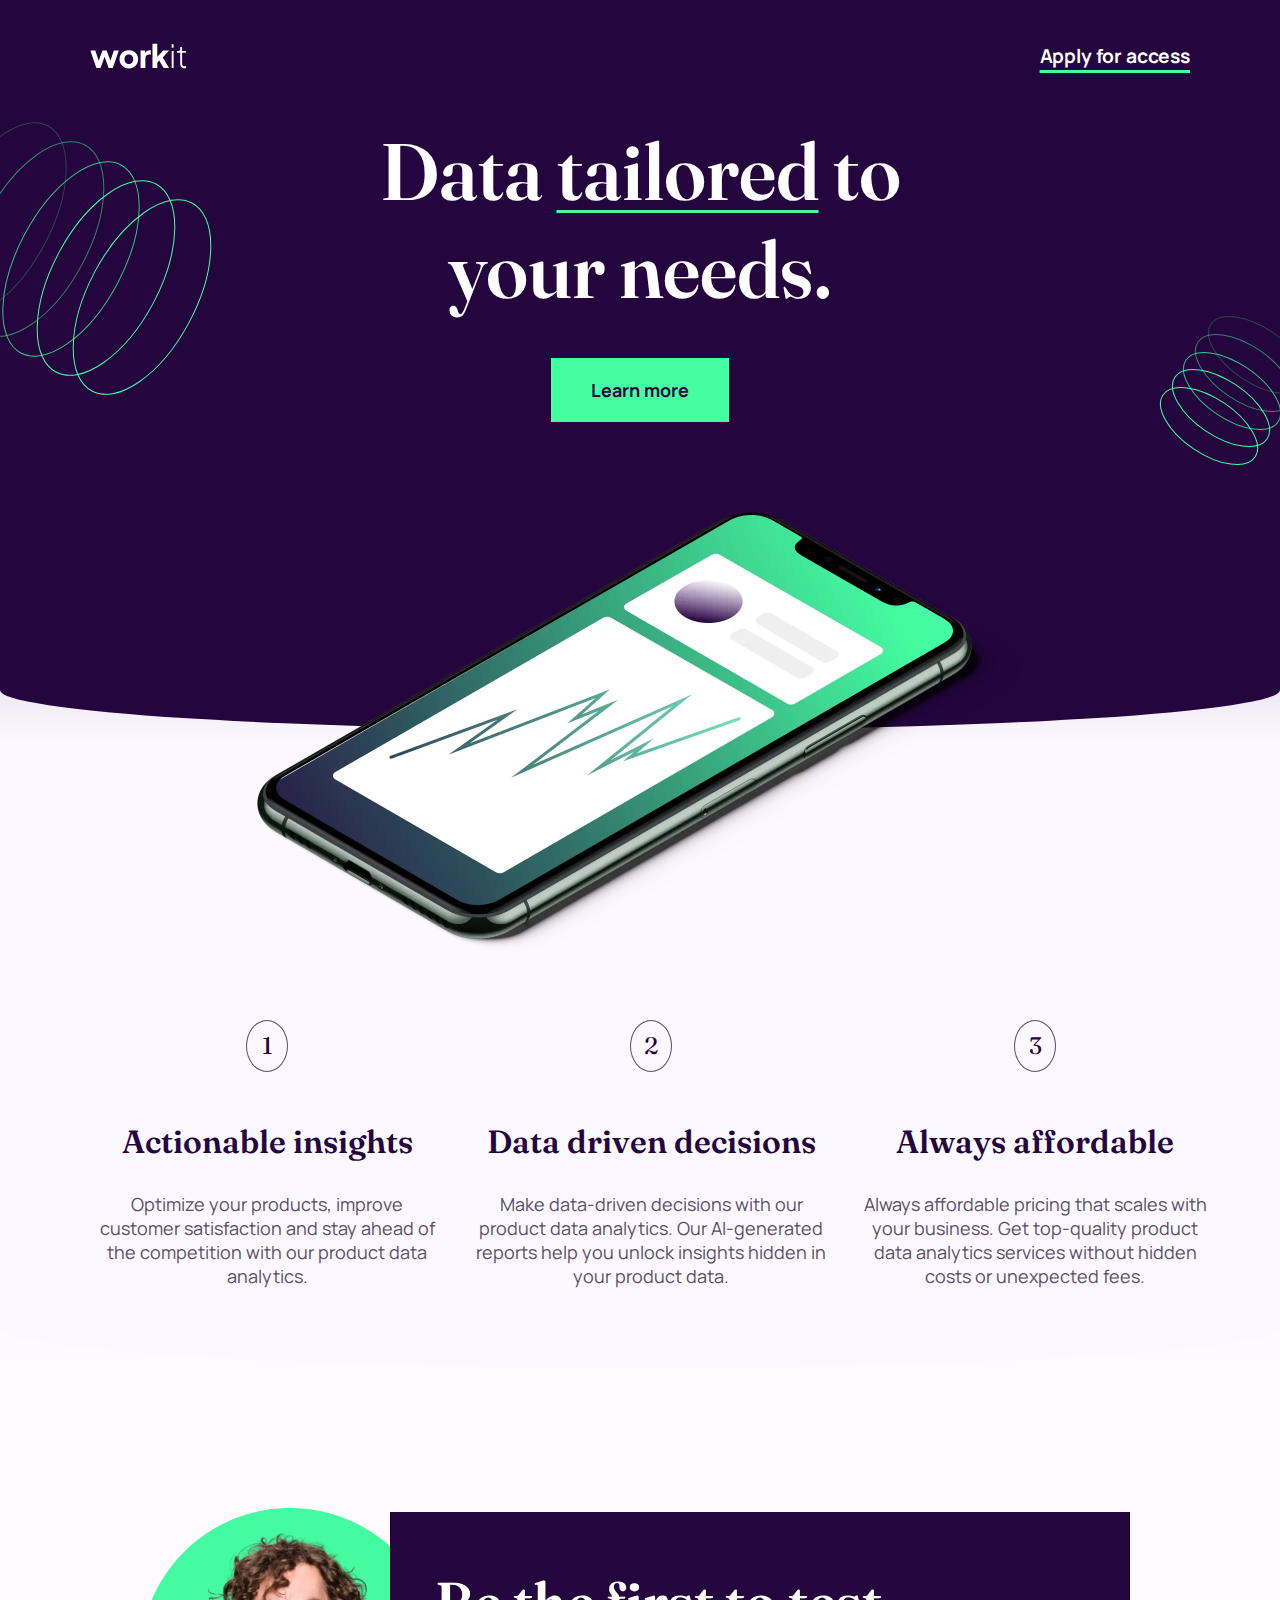
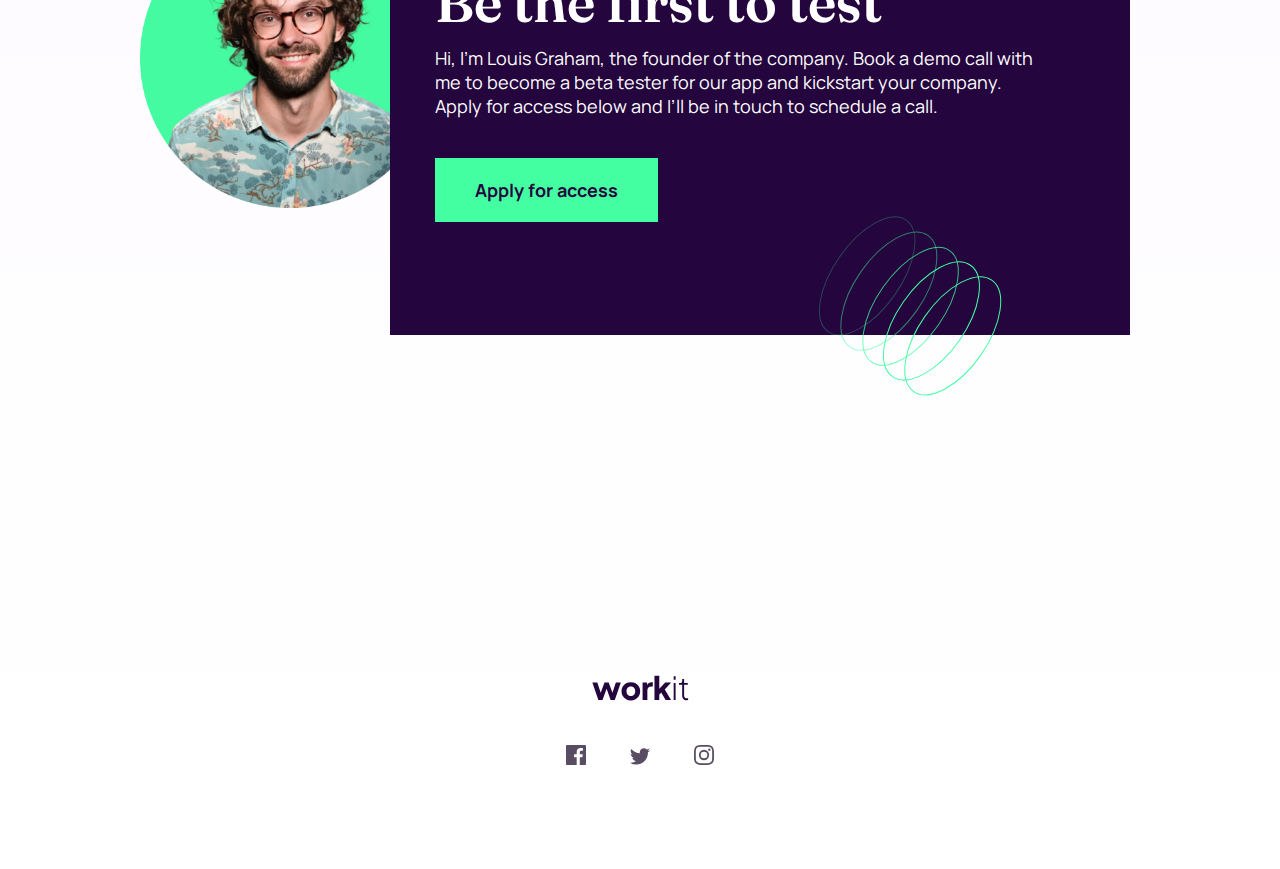
<file: index.html>
<!DOCTYPE html>
<html lang="en">
<head>
  <meta charset="UTF-8">
  <meta http-equiv="X-UA-Compatible" content="IE=edge">
  <meta name="viewport" content="width=device-width, height=device-height, initial-scale=1.0, minimum-scale=1.0">
  <title>Work-it | Landing Page</title>
  <link rel="stylesheet" href="styles.css">
</head>
<body>
  <header id="header"> 
    <img src="starter-code/assets/images/bg-pattern-1.svg" class="bg-pattern-1" alt="bg-pattern-1">
    <img src="starter-code/assets/images/bg-pattern-2.svg" class="bg-pattern-2" alt="bg-pattern-2">
    <div class="container">
      <nav>
        <object data="starter-code/assets/images/logo-light.svg"></object>
        <a class="btn-secondary" href="#">Apply for access</a>
      </nav>
      <div class="showcase">
          
        <h1>Data <span>tailored</span> to your needs.</h1>
        <a class="btn-primary"href="#">Learn more</a>
        <object class="image-hero" data="starter-code/assets/images/image-hero.webp"></object>
      </div>
    </div>
 
  </header>


  <section id="feature">
    <div class="container grid">
      <div class="feature-content">
        <p class="feature-num">1</p>
        <h3>Actionable insights</h3>
        <p class="feature-paragraph">Optimize your products, improve customer satisfaction and stay ahead of the competition with our product data analytics.</p>
      </div>

      <div class="feature-content">
        <p class="feature-num">2</p>
        <h3>Data driven decisions</h3>
        <p class="feature-paragraph">Make data-driven decisions with our product data analytics. Our AI-generated reports help you unlock insights hidden in your product data.</p>
      </div>

      <div class="feature-content">
        <p class="feature-num">3</p>
        <h3>Always affordable</h3>
        <p class="feature-paragraph">Always affordable pricing that scales with your business. Get top-quality product data analytics services without hidden costs or unexpected fees.</p>
      </div>
    </div>
  </section>


  <section id="about">
    <div class="container flex">
        <object class="image-founder" data="starter-code/assets/images/image-founder.webp" width="300" height="300"></object>
        <div class="about-text">
          <h3> Be the first to test </h3>
          <p> Hi, I'm Louis Graham, the founder of the company. Book a demo call with me to become a 
          beta tester for our app and kickstart your company. Apply for access below and I’ll be 
          in touch to schedule a call. </p>
          <a class="btn-primary" href="#"> Apply for access </a>
        </div>
        <object class="bg-pattern-3" data="starter-code/assets/images/bg-pattern-3.svg"></object>
    </div>
 
  </section>
  
  <footer>
    <object class="logo-dark" data="starter-code/assets/images/logo-dark.svg"></object>
    <div class="icons">
      <object class="icon" data="starter-code/assets/images/icon-facebook.svg"></object>
      <object class="icon" data="starter-code/assets/images/icon-twitter.svg" ></object>  
      <object class="icon" data="starter-code/assets/images/icon-instagram.svg" ></object>
    </div>
  
  </footer>
</body>
</html>
</file>
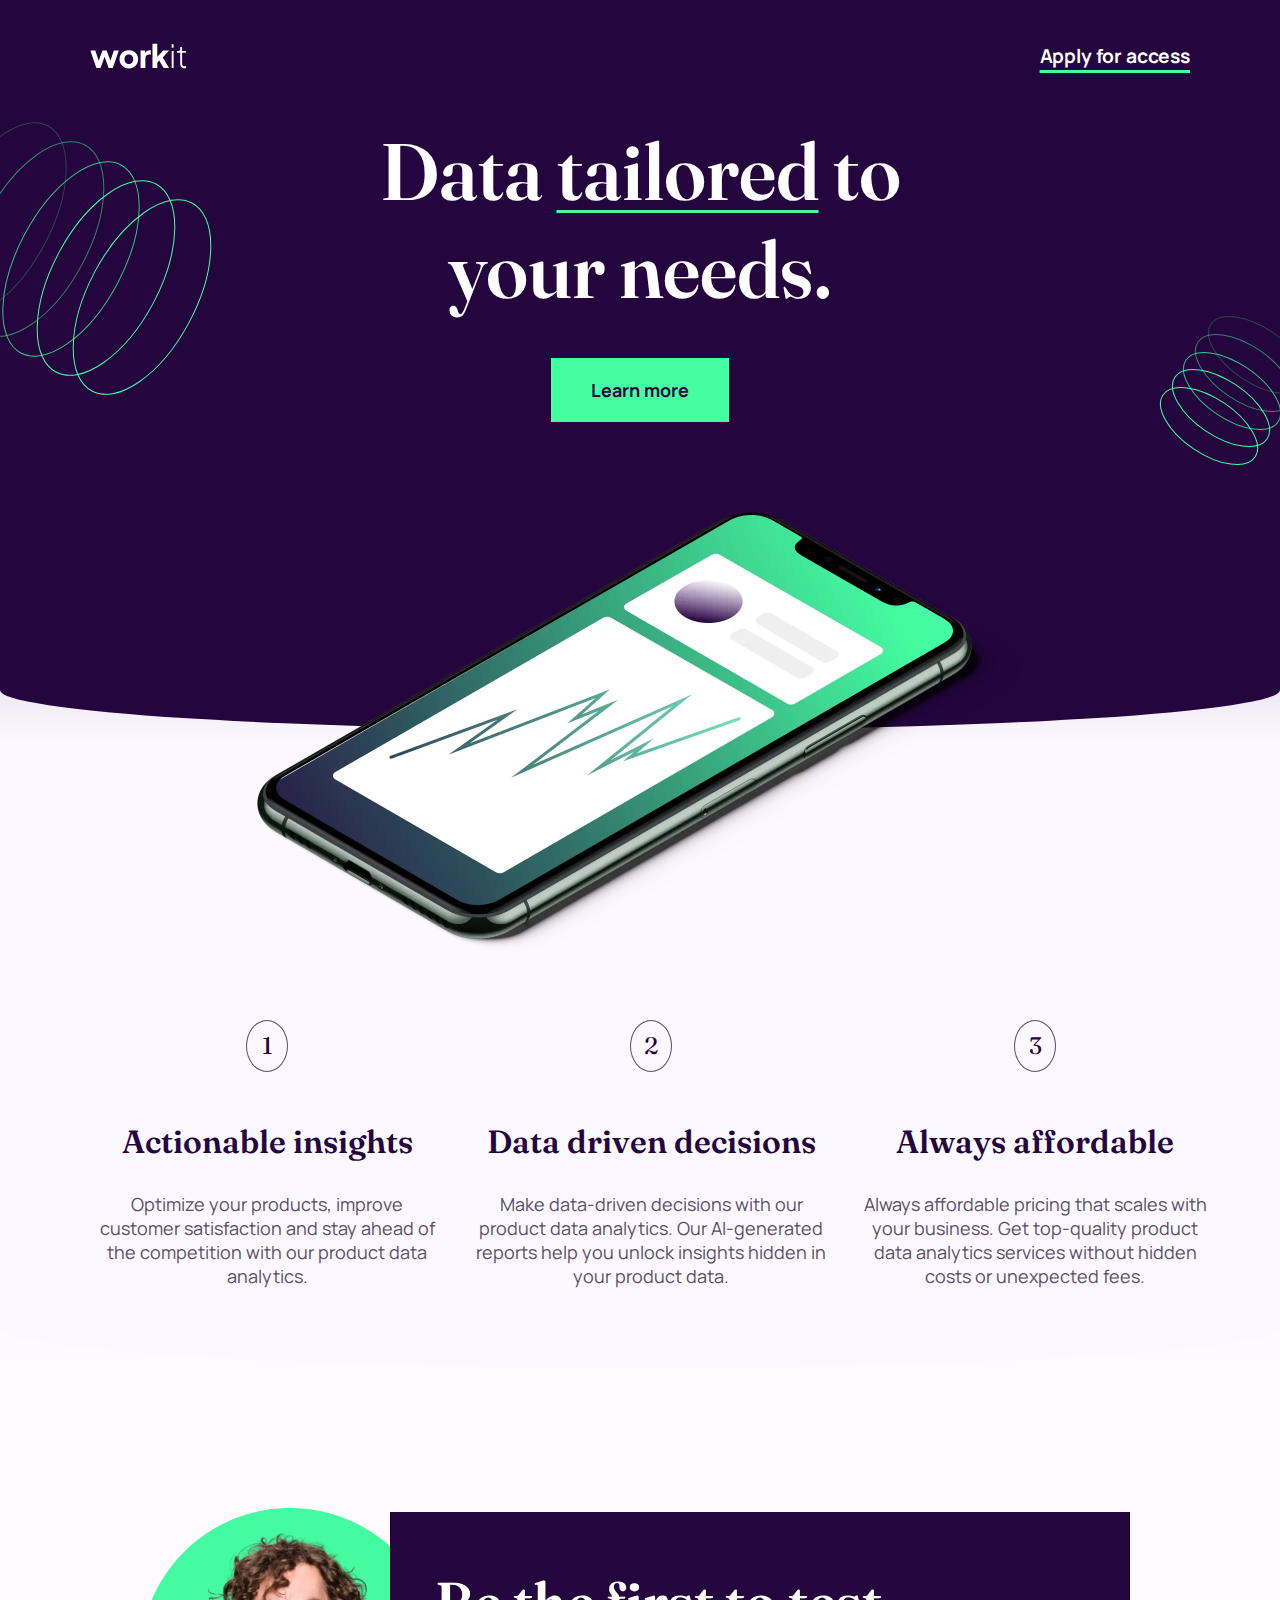
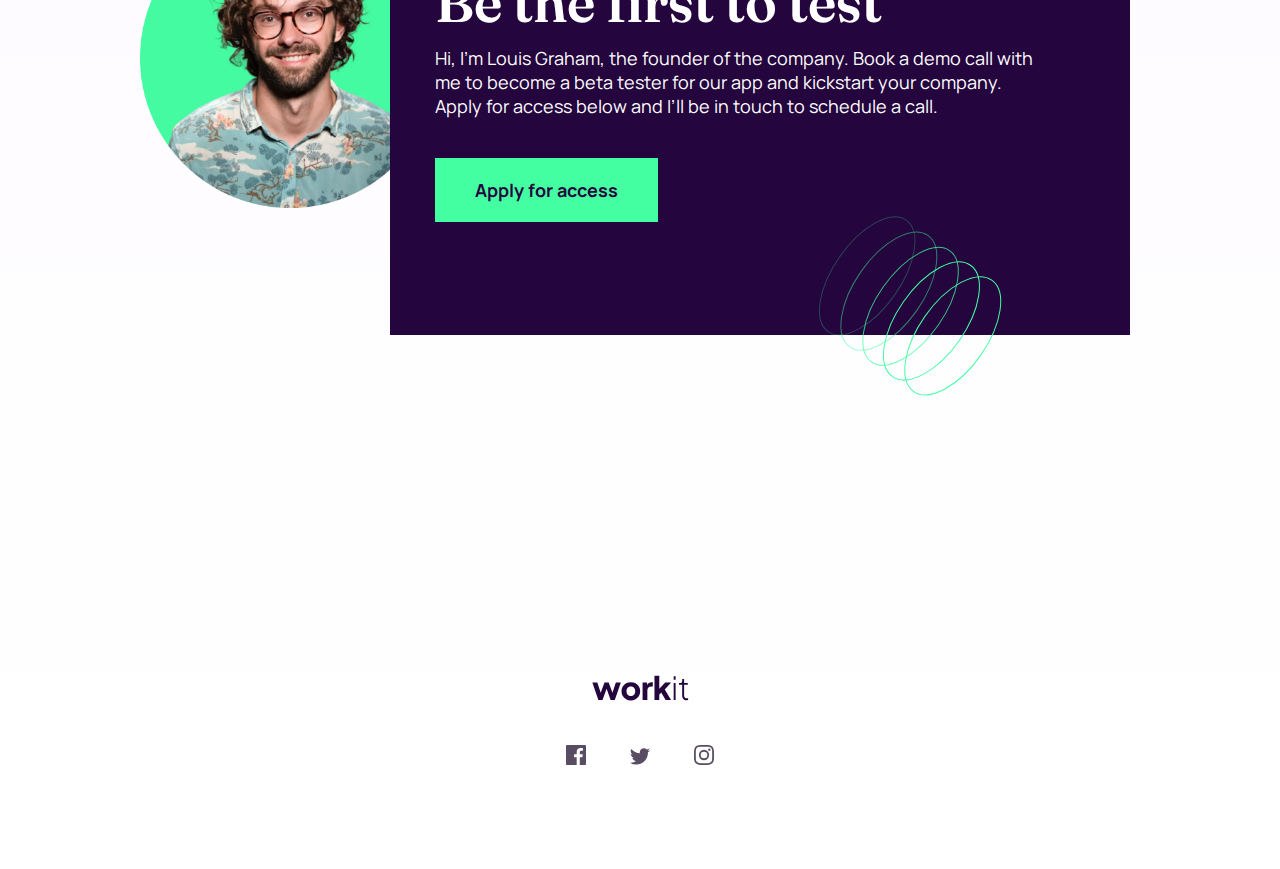
<file: starter-code/index.html>
<!DOCTYPE html>
<html lang="en">
<head>
  <meta charset="UTF-8">
  <meta http-equiv="X-UA-Compatible" content="IE=edge">
  <meta name="viewport" content="width=device-width, height=device-height, initial-scale=1.0, minimum-scale=1.0">
  <title>Work-it | Landing Page</title>
  <link rel="stylesheet" href="styles.css">
</head>
<body>
  <header id="header"> 
    <img src="assets/images/bg-pattern-1.svg" class="bg-pattern-1" alt="bg-pattern-1">
    <img src="assets/images/bg-pattern-2.svg" class="bg-pattern-2" alt="bg-pattern-2">
    <div class="container">
      <nav>
        <object data="assets/images/logo-light.svg"></object>
        <a class="btn-secondary" href="#">Apply for access</a>
      </nav>
      <div class="showcase">
          
        <h1>Data <span>tailored</span> to your needs.</h1>
        <a class="btn-primary"href="#">Learn more</a>
        <object class="image-hero" data="assets/images/image-hero.webp"></object>
      </div>
    </div>
 
  </header>


  <section id="feature">
    <div class="container grid">
      <div class="feature-content">
        <p class="feature-num">1</p>
        <h3>Actionable insights</h3>
        <p class="feature-paragraph">Optimize your products, improve customer satisfaction and stay ahead of the competition with our product data analytics.</p>
      </div>

      <div class="feature-content">
        <p class="feature-num">2</p>
        <h3>Data driven decisions</h3>
        <p class="feature-paragraph">Make data-driven decisions with our product data analytics. Our AI-generated reports help you unlock insights hidden in your product data.</p>
      </div>

      <div class="feature-content">
        <p class="feature-num">3</p>
        <h3>Always affordable</h3>
        <p class="feature-paragraph">Always affordable pricing that scales with your business. Get top-quality product data analytics services without hidden costs or unexpected fees.</p>
      </div>
    </div>
  </section>


  <section id="about">
    <div class="container flex">
        <object class="image-founder" data="assets/images/image-founder.webp" width="300" height="300"></object>
        <div class="about-text">
          <h3> Be the first to test </h3>
          <p> Hi, I'm Louis Graham, the founder of the company. Book a demo call with me to become a 
          beta tester for our app and kickstart your company. Apply for access below and I’ll be 
          in touch to schedule a call. </p>
          <a class="btn-primary" href="#"> Apply for access </a>
        </div>
        <object class="bg-pattern-3" data="assets/images/bg-pattern-3.svg"></object>
    </div>
 
  </section>
  
  <footer>
    <object class="logo-dark" data="assets/images/logo-dark.svg"></object>
    <div class="icons">
      <object class="icon" data="assets/images/icon-facebook.svg"></object>
      <object class="icon" data="assets/images/icon-twitter.svg" ></object>  
      <object class="icon" data="assets/images/icon-instagram.svg" ></object>
    </div>
  
  </footer>
</body>
</html>
</file>
<file: styles.css>
@import url('https://fonts.googleapis.com/css2?family=Fraunces:wght@600&family=Manrope&display=swap');

:root {
    --primary-color: #24053e;
    --primary-text-color: #fff; 
    --ghost-white:#fcf8ff; 
    --secondary-btn-color: #44ffa1;
    --font-heading: "Fraunces", serif;
    --font-paragraph: 'Manrope', sans-serif; 
    --paragraph-color:#584d62;

}


/* Main Styling */
* {
    margin: 0;
    padding: 0;
}

p {
    font-family: var(--font-paragraph);
    font-size: 1.125rem

}

h1,h2,h3 {
    font-family: var(--font-heading);
    font-weight: 600;
}


#header {
    background-color: var(--primary-color);
    border-radius: 100% /0 0 80px 80px;
    height: 730px;
}


.container {
    width: 90%;
    max-width: 1100px;
    margin: 0 auto;
    padding: 40px;
    
}

.center {
    display: flex;
    justify-content: center;
    align-items: center;
    text-align: center;
}


body {
    background: linear-gradient(180deg, rgba(36,5,62,1) 0%, rgba(252,248,255,1) 30%, rgba(255,255,255,1) 100%);
    color: #fff;
    overflow-x: hidden;
}


/* NAVIGATION */
nav {
    display: flex;
    justify-content: space-between;
    align-items: center;
}



.btn-secondary{
    text-decoration: underline;
    color: var(--primary-text-color); 
    text-underline-offset: 7px;
    text-decoration-color: var(--secondary-btn-color);
    font-family: Manrope;
    text-decoration-thickness: 3px;
    font-size: 1.2rem;
    font-weight: 700;
    line-height: 32px;
    letter-spacing: -0.1599999964237213px;
    text-align: left;

}

.btn-secondary:hover {
    color: var(--secondary-btn-color);
}

/* Showcase */
.showcase {
    text-align: center;
    padding: 50px;
    max-width: 100%;
    display: flex;
    flex-direction: column;
    justify-content: center;
    align-items: center;
}

/* Header  */
.showcase h1 {
    max-width: 40rem;
    font-size: 5rem;
    font-weight: 600;
    text-align: center;
}

/* Span */
span {
    text-decoration: underline;
    text-decoration-color: var(--secondary-btn-color); 
    text-decoration-thickness: 3px;
    text-underline-offset: 10px;
}

.btn-primary {
    background-color: var(--secondary-btn-color);
    text-decoration: none;
    color: var(--primary-color);
    padding: 20px;
    padding-left: 40px;
    padding-right: 40px;
    margin-top: 40px;
    font-family: var(--font-paragraph);
    font-weight: bold;
    font-size: 1.125rem;
}

.btn-primary:hover {
    background-color: var(--primary-color);
    color: var(--secondary-btn-color);
    border: 1px solid var(--secondary-btn-color);
}


/* Phone Image */
.image-hero {
    max-width: 767px; 
    max-height: 441px;
    margin-top: 90px;
}

/* Background Patterns */
.bg-pattern-1 {
    position: absolute;
    top: 100px;
    left: -100px;
}

.bg-pattern-2 {
    position: absolute;
    top: 300px;
    right: -40px;
}

.bg-pattern-3 {
    position: absolute;
    left: 800px;
    top: 1800px;
}


/* Feature Grid */

#feature {
    border-radius: 100% /0 0 80px 80px;
    margin-top: 50px;
    text-align: center;
    width: 100%;
    background-color: var(--ghost-white);

}
.feature-num {
    font-family: var(--font-heading);
    border: 1px solid var(--paragraph-color);
    border-radius: 50%;
    width: 20px;
    height: 20px;
    padding: 10px;
    margin: auto;
    margin-bottom: 20px;
    text-align: center;
    color: var(--primary-color);
}

.feature-content h3 {
    margin-bottom: 10px;
    color: var(--primary-color);
}

.feature-content {   
    padding-bottom: 40px;
   
}

.feature-paragraph {
    color: var(--paragraph-color);
}


/* About Section */

.image-founder {
    margin-top: 100px;
    margin-left: 50px;
}
.about-text {
    background-color: #24053e;
    text-align: left; 
    position: relative;
    bottom: 300px;
    margin-left: 300px;
    width: 730px;
    padding: 5px;
    height: 413px;
    
}

.about-text h3 {
    font-size: 56px;
    padding-top: 50px;
}
.about-text p {
    margin: 10px 0;
    width: 602px;
}

.about-text h3, .about-text p, .about-text a {
    margin-left: 40px;
}

.about-text a {
    position: relative;
    top: 50px;
}

/* Footer */
.spacing {
    margin-top: 100px;
}

footer {
    background-color: #fff;
    margin: 0 auto;
    text-align: center;
    padding-bottom: 100px;
}

.icons {
    margin-top: 40px;
  
}

.icon {
    padding: 0 20px 0 20px;
}





/* Desktop */
@media (min-width: 1177px) and (max-width: 2000px) {
    body {
        background: linear-gradient(180deg, rgba(36,5,62,1) 0%, rgba(252,248,255,1) 30%, rgba(255,255,255,1) 100%);
    }
    .grid {
        display: grid;
        grid-template-columns: 1fr 1fr 1fr;
        gap: 30px;
    }

    #feature {
        width: 100%;
    }

    .feature-content {
        padding-top: 200px;
      
    }

    .feature-num {
        margin-bottom: 50px;
        font-size: 24px;
        padding-bottom: 20px;
    }

    .feature-paragraph {
        font-size: 18px;
    }

    .feature-content  h3 {
        width: 354px;
        height: 40px;
        font-weight: 600;
        font-size: 32px;
        margin-bottom: 30px;
    }

}



/* Tablets */

@media (min-width: 650px) and (max-width: 1175px) {
    .bg-pattern-1 {
        left: -210px;
    }
    .bg-pattern-2 {
        right: -60px;
    }

    .image-hero {
        width: 514px;
        height: 296px;
    }

    #feature {
        text-align: left;
    }
    .feature-num {
        margin: 0;
        position: absolute;
        margin-top: 20px;
        left: 70px;
    }

    .feature-content h3 {
        font-size: 30px;
        font-weight: 600;
    }

    .feature-content {
        margin-left: 100px;
    }

    .feature-paragraph {
        width: 491px;
        height: 56px;
    }

    .about-text {
        width: 514px; 
        height: 375px;
        bottom: 130px;
        right: 130px
    }

    .image-founder {
        position: relative;
        right: 70px;
    }

    .about-text h3{
        font-size: 48px;
    }
    .about-text p{
        width: 402px;
        height: 112px;
        font-size: 16px;
        line-height: 28px;
    }

    .about-text a {
        position: relative;
        top: 30px;
    }

    .bg-pattern-3 {
        margin-top: 60px;
        left: 500px;
    }
    

}


/* Mobile  */
@media (min-width: 350px) and (max-width: 650px)  {

     body {
        background: linear-gradient(180deg, rgba(36,5,62,1) 0%, rgba(252,248,255,1) 10%, rgba(255,255,255,1) 100%);
    }
    #header {
        height: 600px;
    }

    .image-hero {
        width: 320px;
        height: 184px;
    }
    .bg-pattern-1, .bg-pattern-2, .bg-pattern-3 {
        display: none;
    }

    .container {
        width: 80%;
    }

    .showcase h1 {
        font-size: 50px;
        width: 343px;
        margin-top: 30px;
    }

    .btn-primary {
        margin-top: 60px;
    }

   
 
    /* Feature */
    .feature-content {
        padding-bottom: 40px;
    }
    
    .feature-paragraph {
        color: var(--paragraph-color);
    }
    /* About */
    .about-text {
        width: 343px;
        height: 375px;
        position: relative;
        right: 320px;
        bottom: 50px;
        text-align: center;
    }

    .image-founder {
        position: relative;
        right: 40px;
    }

    .about-text h3 {
        width: 280px;
        font-size: 32px;
    }

    .about-text p {
        width: 281px;
        font-family: "Manrope";
        height: 168px;
        line-height: 28px;
        font-size: 16px;
    }

    .about-text a {
        margin-right: 20px;
        width: 172px;
        position: relative;
        bottom: 50px;
        margin-bottom: 10px;
    }



}

/* Mobile Large */
@media (min-width: 520px) and (max-width: 650px)  {

    .image-founder {
        display: flex;
        justify-content: center;
        align-items: center;
        text-align: center;    
        left: 50px;
    }
    #about {
        display: flex;
        justify-content: center;
        align-items: center;
        text-align: center;
        min-height: 100vh;
      
    }
    .about-text {
        width: 343px;
        height: 375px;
        position: relative;
        right: 240px;
        bottom: 50px;
        text-align: center;
    }
}
</file>
<file: starter-code/styles.css>
@import url('https://fonts.googleapis.com/css2?family=Fraunces:wght@600&family=Manrope&display=swap');

:root {
    --primary-color: #24053e;
    --primary-text-color: #fff; 
    --ghost-white:#fcf8ff; 
    --secondary-btn-color: #44ffa1;
    --font-heading: "Fraunces", serif;
    --font-paragraph: 'Manrope', sans-serif; 
    --paragraph-color:#584d62;

}


/* Main Styling */
* {
    margin: 0;
    padding: 0;
}

p {
    font-family: var(--font-paragraph);
    font-size: 1.125rem

}

h1,h2,h3 {
    font-family: var(--font-heading);
    font-weight: 600;
}


#header {
    background-color: var(--primary-color);
    border-radius: 100% /0 0 80px 80px;
    height: 730px;
}


.container {
    width: 90%;
    max-width: 1100px;
    margin: 0 auto;
    padding: 40px;
    
}

.center {
    display: flex;
    justify-content: center;
    align-items: center;
    text-align: center;
}


body {
    background: linear-gradient(180deg, rgba(36,5,62,1) 0%, rgba(252,248,255,1) 30%, rgba(255,255,255,1) 100%);
    color: #fff;
    overflow-x: hidden;
}


/* NAVIGATION */
nav {
    display: flex;
    justify-content: space-between;
    align-items: center;
}



.btn-secondary{
    text-decoration: underline;
    color: var(--primary-text-color); 
    text-underline-offset: 7px;
    text-decoration-color: var(--secondary-btn-color);
    font-family: Manrope;
    text-decoration-thickness: 3px;
    font-size: 1.2rem;
    font-weight: 700;
    line-height: 32px;
    letter-spacing: -0.1599999964237213px;
    text-align: left;

}

.btn-secondary:hover {
    color: var(--secondary-btn-color);
}

/* Showcase */
.showcase {
    text-align: center;
    padding: 50px;
    max-width: 100%;
    display: flex;
    flex-direction: column;
    justify-content: center;
    align-items: center;
}

/* Header  */
.showcase h1 {
    max-width: 40rem;
    font-size: 5rem;
    font-weight: 600;
    text-align: center;
}

/* Span */
span {
    text-decoration: underline;
    text-decoration-color: var(--secondary-btn-color); 
    text-decoration-thickness: 3px;
    text-underline-offset: 10px;
}

.btn-primary {
    background-color: var(--secondary-btn-color);
    text-decoration: none;
    color: var(--primary-color);
    padding: 20px;
    padding-left: 40px;
    padding-right: 40px;
    margin-top: 40px;
    font-family: var(--font-paragraph);
    font-weight: bold;
    font-size: 1.125rem;
}

.btn-primary:hover {
    background-color: var(--primary-color);
    color: var(--secondary-btn-color);
    border: 1px solid var(--secondary-btn-color);
}


/* Phone Image */
.image-hero {
    max-width: 767px; 
    max-height: 441px;
    margin-top: 90px;
}

/* Background Patterns */
.bg-pattern-1 {
    position: absolute;
    top: 100px;
    left: -100px;
}

.bg-pattern-2 {
    position: absolute;
    top: 300px;
    right: -40px;
}

.bg-pattern-3 {
    position: absolute;
    left: 800px;
    top: 1800px;
}


/* Feature Grid */

#feature {
    border-radius: 100% /0 0 80px 80px;
    margin-top: 50px;
    text-align: center;
    width: 100%;
    background-color: var(--ghost-white);

}
.feature-num {
    font-family: var(--font-heading);
    border: 1px solid var(--paragraph-color);
    border-radius: 50%;
    width: 20px;
    height: 20px;
    padding: 10px;
    margin: auto;
    margin-bottom: 20px;
    text-align: center;
    color: var(--primary-color);
}

.feature-content h3 {
    margin-bottom: 10px;
    color: var(--primary-color);
}

.feature-content {   
    padding-bottom: 40px;
   
}

.feature-paragraph {
    color: var(--paragraph-color);
}


/* About Section */

.image-founder {
    margin-top: 100px;
    margin-left: 50px;
}
.about-text {
    background-color: #24053e;
    text-align: left; 
    position: relative;
    bottom: 300px;
    margin-left: 300px;
    width: 730px;
    padding: 5px;
    height: 413px;
    
}

.about-text h3 {
    font-size: 56px;
    padding-top: 50px;
}
.about-text p {
    margin: 10px 0;
    width: 602px;
}

.about-text h3, .about-text p, .about-text a {
    margin-left: 40px;
}

.about-text a {
    position: relative;
    top: 50px;
}

/* Footer */
.spacing {
    margin-top: 100px;
}

footer {
    background-color: #fff;
    margin: 0 auto;
    text-align: center;
    padding-bottom: 100px;
}

.icons {
    margin-top: 40px;
  
}

.icon {
    padding: 0 20px 0 20px;
}





/* Desktop */
@media (min-width: 1177px) and (max-width: 2000px) {
    body {
        background: linear-gradient(180deg, rgba(36,5,62,1) 0%, rgba(252,248,255,1) 30%, rgba(255,255,255,1) 100%);
    }
    .grid {
        display: grid;
        grid-template-columns: 1fr 1fr 1fr;
        gap: 30px;
    }

    #feature {
        width: 100%;
    }

    .feature-content {
        padding-top: 200px;
      
    }

    .feature-num {
        margin-bottom: 50px;
        font-size: 24px;
        padding-bottom: 20px;
    }

    .feature-paragraph {
        font-size: 18px;
    }

    .feature-content  h3 {
        width: 354px;
        height: 40px;
        font-weight: 600;
        font-size: 32px;
        margin-bottom: 30px;
    }

}



/* Tablets */

@media (min-width: 650px) and (max-width: 1175px) {
    .bg-pattern-1 {
        left: -210px;
    }
    .bg-pattern-2 {
        right: -60px;
    }

    .image-hero {
        width: 514px;
        height: 296px;
    }

    #feature {
        text-align: left;
    }
    .feature-num {
        margin: 0;
        position: absolute;
        margin-top: 20px;
        left: 70px;
    }

    .feature-content h3 {
        font-size: 30px;
        font-weight: 600;
    }

    .feature-content {
        margin-left: 100px;
    }

    .feature-paragraph {
        width: 491px;
        height: 56px;
    }

    .about-text {
        width: 514px; 
        height: 375px;
        bottom: 130px;
        right: 130px
    }

    .image-founder {
        position: relative;
        right: 70px;
    }

    .about-text h3{
        font-size: 48px;
    }
    .about-text p{
        width: 402px;
        height: 112px;
        font-size: 16px;
        line-height: 28px;
    }

    .about-text a {
        position: relative;
        top: 30px;
    }

    .bg-pattern-3 {
        margin-top: 60px;
        left: 500px;
    }
    

}


/* Mobile  */
@media (min-width: 350px) and (max-width: 650px)  {

     body {
        background: linear-gradient(180deg, rgba(36,5,62,1) 0%, rgba(252,248,255,1) 10%, rgba(255,255,255,1) 100%);
    }
    #header {
        height: 600px;
    }

    .image-hero {
        width: 320px;
        height: 184px;
    }
    .bg-pattern-1, .bg-pattern-2, .bg-pattern-3 {
        display: none;
    }

    .container {
        width: 80%;
    }

    .showcase h1 {
        font-size: 50px;
        width: 343px;
        margin-top: 30px;
    }

    .btn-primary {
        margin-top: 60px;
    }

   
 
    /* Feature */
    .feature-content {
        padding-bottom: 40px;
    }
    
    .feature-paragraph {
        color: var(--paragraph-color);
    }
    /* About */
    .about-text {
        width: 343px;
        height: 375px;
        position: relative;
        right: 320px;
        bottom: 50px;
        text-align: center;
    }

    .image-founder {
        position: relative;
        right: 40px;
    }

    .about-text h3 {
        width: 280px;
        font-size: 32px;
    }

    .about-text p {
        width: 281px;
        font-family: "Manrope";
        height: 168px;
        line-height: 28px;
        font-size: 16px;
    }

    .about-text a {
        margin-right: 20px;
        width: 172px;
        position: relative;
        bottom: 50px;
        margin-bottom: 10px;
    }



}

/* Mobile Large */
@media (min-width: 520px) and (max-width: 650px)  {

    .image-founder {
        display: flex;
        justify-content: center;
        align-items: center;
        text-align: center;    
        left: 50px;
    }
    #about {
        display: flex;
        justify-content: center;
        align-items: center;
        text-align: center;
        min-height: 100vh;
      
    }
    .about-text {
        width: 343px;
        height: 375px;
        position: relative;
        right: 240px;
        bottom: 50px;
        text-align: center;
    }
}
</file>
